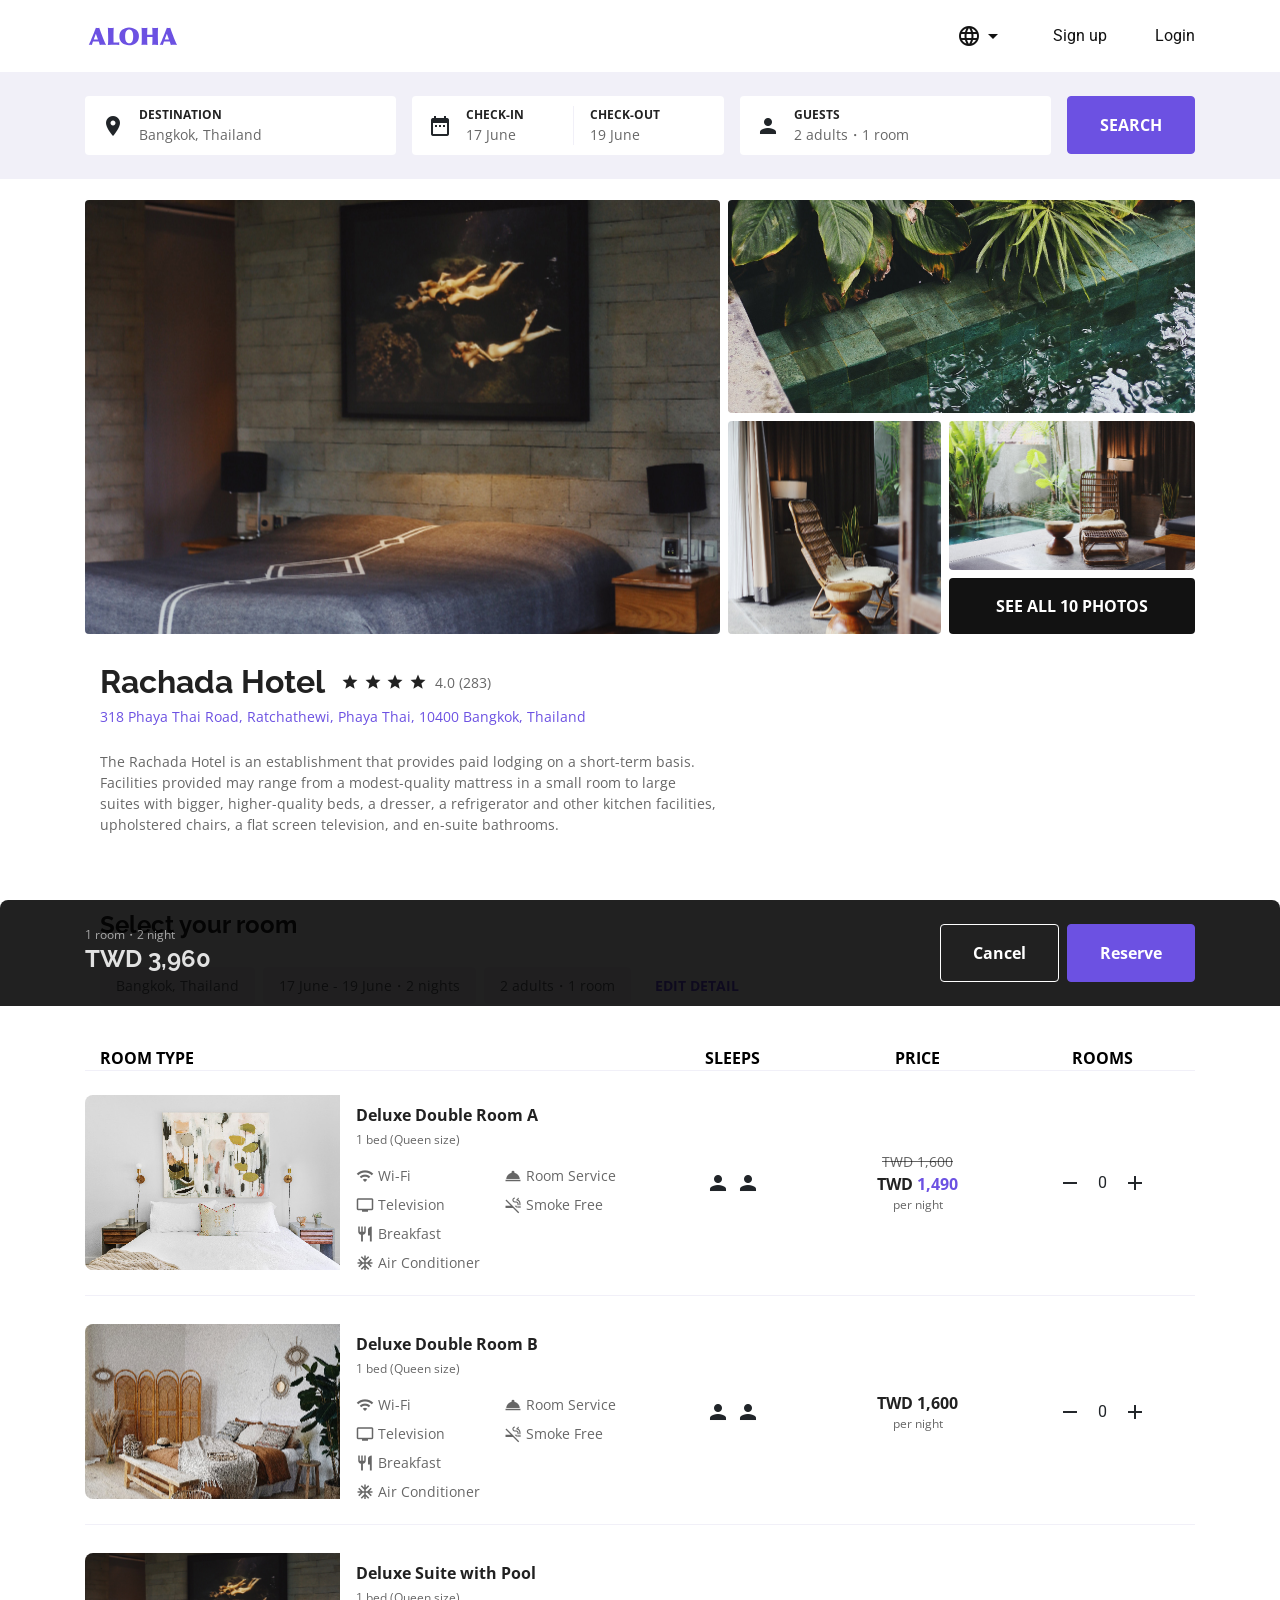
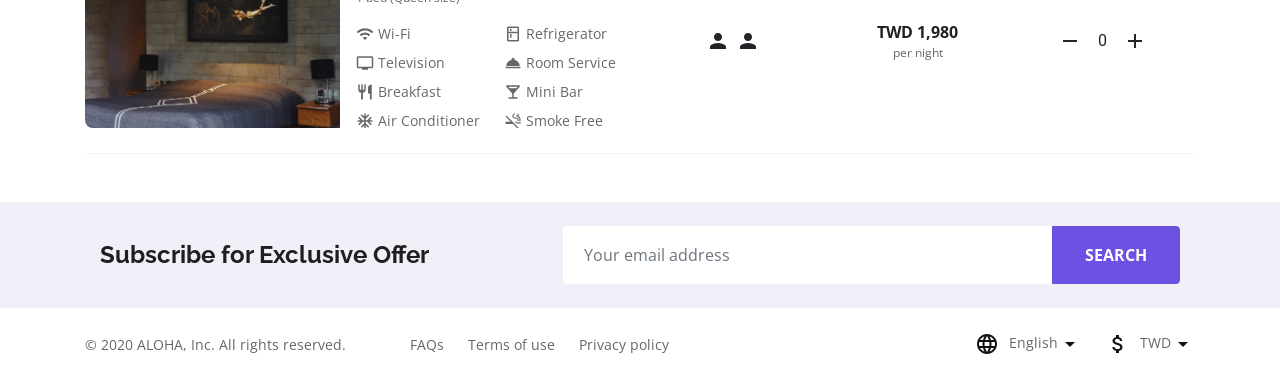
<file: detail.html>
<html>

<head>
    <meta charset='utf-8'>
    <meta name='viewport' content='width=device-width, initial-scale=1, shrink-to-fit=no'>
    <meta http-equiv='x-ua-compatible' content='ie=edge'>
    <title>Result</title>

    <!-- font-family: 'Raleway', sans-serif; -->
    <link
        href="https://fonts.googleapis.com/css2?family=Raleway:ital,wght@0,400;0,700;0,800;1,400;1,700;1,800&display=swap"
        rel="stylesheet">
    <!-- font-family: 'Open Sans', sans-serif; -->
    <link href="https://fonts.googleapis.com/css2?family=Open+Sans:ital,wght@0,400;0,700;1,400;1,700&display=swap"
        rel="stylesheet">
    <!-- font-family: 'Roboto', sans-serif; -->
    <link href="https://fonts.googleapis.com/css2?family=Roboto:ital@0;1&display=swap" rel="stylesheet">
    <!-- icon cdn-->
    <link rel="stylesheet" href="https://fonts.googleapis.com/icon?family=Material+Icons">

    <!-- CSS -->
    <link rel="stylesheet" href="style/all.css">
</head>

<body>
    <header class="layout__header">
        <div class="container">
            <div class="row">
                <a href="#" class="layout__header__hamburger material-icons">menu</a>
                <h1 class="layout__header__logo">
                    <a href="index.html">
                        <img src="./images/ic-logo-aloha.svg" alt="logo">
                    </a>
                </h1>
                <ul class="layout__header__nav">
                    <li class="layout__header__nav__item dropdown">
                        <a href="#" class="material-icons" id="header__languageBtn" data-toggle="dropdown"
                            aria-haspopup="true" aria-expanded="false">languagearrow_drop_down</a>

                        <div class="dropdown-menu" aria-labelledby="header__languageBtn">
                            <a class="dropdown-item" href="#">中文</a>
                            <a class="dropdown-item" href="#">English</a>
                            <a class="dropdown-item" href="#">日本語</a>
                        </div>
                    </li>
                    <li class="layout__header__nav__item">
                        <a href="#">
                            Sign up
                        </a>
                    </li>
                    <li class="layout__header__nav__item layout__header__nav__itemLogin">
                        <a href="login.html">
                            Login
                        </a>
                    </li>
                </ul>
            </div>
        </div>
    </header>
    <div class="layout__searchBar">
        <div class="container">
            <ul class="row layout__searchBar__xs">
                <li class="layout__searchBar__xs__item">
                    Bangkok
                </li>
                <li class="layout__searchBar__xs__item">
                    17 June - 19 June
                </li>
                <li class="layout__searchBar__xs__item">
                    2 adults・1 room
                </li>
            </ul>
            <div class="row layout__searchBar__xs forDetailHTML">
                <span class="material-icons">
                    arrow_back
                </span>
                <div class="text">
                    Bangkok・17 June - 19 June・2 adults・1 room
                </div>
            </div>
            <ul class="row layout__searchBar__md">
                <li class="layout__searchBar__md__item">
                    <a href="#">
                        <div class="material-icons">
                            location_on
                        </div>
                        <div class="main">
                            <div class="title">
                                DESTINATION
                            </div>
                            <div class="content">
                                Bangkok, Thailand
                            </div>
                        </div>
                    </a>
                </li>
                <li class="layout__searchBar__md__item">
                    <a href="#">
                        <div class="material-icons">
                            date_range
                        </div>
                        <div class="main__md">
                            <div class="title">
                                CHECK-IN / OUT
                            </div>
                            <div class="content">
                                17 June - 19 June
                            </div>
                        </div>
                        <div class="main__xl">
                            <section>
                                <div class="title">
                                    CHECK-IN
                                </div>
                                <div class="content">
                                    17 June
                                </div>
                            </section>
                            <section>
                                <div class="title">
                                    CHECK-OUT
                                </div>
                                <div class="content">
                                    19 June
                                </div>
                            </section>
                        </div>
                    </a>
                </li>
                <li class="layout__searchBar__md__item">
                    <a href="#">
                        <div class="material-icons">
                            person
                        </div>
                        <div class="main">
                            <div class="title">
                                GUESTS
                            </div>
                            <div class="content">
                                2 adults・1 room
                            </div>
                        </div>
                    </a>
                </li>
                <li class="layout__searchBar__md__itemBtn">
                    <a href="#" class="btn btn-primary">
                        SEARCH
                    </a>
                </li>
            </ul>
        </div>
    </div>
    <div class="detail__gallery container">
        <div class="detail__gallery__img1 bgimg" style="background-image: url(./images/taylor-simpson-R49Mu5jfgSk-unsplash.jpg);">
            <a href="#" class="detail__gallery__img1__previous material-icons">
                keyboard_arrow_left
            </a>
            <a href="#" class="detail__gallery__img1__next material-icons">
                keyboard_arrow_right
            </a>
        </div>
        <div class="detail__gallery__puzzleSpace1">
            <div class="detail__gallery__puzzleimg1 bgimg" style="background-image: url(./images/taylor-simpson-BRyJHPCyBlw-unsplash.jpg);"></div>
            <div class="detail__gallery__puzzleSpace2">
                <div class="detail__gallery__puzzleimg2 bgimg" style="background-image: url(./images/taylor-simpson-L-HhvkK7xrM-unsplash.jpg);"></div>
                <div class="detail__gallery__puzzleSpace3">
                    <div class="detail__gallery__puzzleimg3 bgimg" style="background-image: url(./images/taylor-simpson-Z8s3PRQVuUk-unsplash.jpg);">
                    </div>
                    <a href="#" class="detail__gallery__moreImg">SEE ALL 10 PHOTOS</a>
                </div>
            </div>
        </div>
    </div>
    <div class="detail__roomInfo container">
        <div class="row">
            <div class="detail__roomInfo__frame col-12 col-md-9 col-xl-7">
                <div class="detail__roomInfo__title">
                    Rachada Hotel
                </div>
                <div class="detail__roomInfo__review">
                    <div class="material-icons">
                        star star star star 
                    </div>
                    4.0 (283)
                </div>
                <div class="detail__roomInfo__location">
                    318 Phaya Thai Road, Ratchathewi, Phaya Thai, 10400 Bangkok, Thailand
                </div>
                <div class="detail__roomInfo__content">
                    The Rachada Hotel is an establishment that provides paid lodging on a short-term basis. Facilities provided may range from a modest-quality mattress in a small room to large suites with bigger, higher-quality beds, a dresser, a refrigerator and other kitchen facilities, upholstered chairs, a flat screen television, and en-suite bathrooms.
                </div>
            </div>
        </div>
    </div>
    <div class="detail__roomSelect container">
        <div class="row">
            <div class="col-12 detail__roomSelect__title">
                Select your room
            </div>
        </div>
        <div class="row">
            <div class="col-md-12 detail__roomSelect__nav">
                <a href="#" class="detail__roomSelect__nav__item">
                    Bangkok, Thailand
                </a>
                <a href="#" class="detail__roomSelect__nav__item">
                    17 June - 19 June・2 nights
                </a>
                <a href="#" class="detail__roomSelect__nav__item">
                    2 adults・1 room
                </a>
                <a href="#" class="detail__roomSelect__nav__edit">
                    EDIT DETAIL
                </a>
            </div>
        </div>
        <div class="row detail__roomSelect__tableHead">
            <div class="col-md-6 detail__roomSelect__tableHead__roomType">
                ROOM TYPE
            </div>
            <div class="col-md-2 detail__roomSelect__tableHead__sleeps">
                SLEEPS
            </div>
            <div class="col-md-2 detail__roomSelect__tableHead__price">
                PRICE
            </div>
            <div class="col-md-2 detail__roomSelect__tableHead__rooms">
                ROOMS
            </div>
        </div>
        <div class="row detail__roomSelect__tableBody">
            <div class="col-12 col-md-6">
                <div class="detail__roomSelect__tableBody__roomType">
                    <div class="bg bgimg" style="background-image: url(./images/shop-slo-qyNvQT4sf80-unsplash.jpg);"></div>
                <div class="main">
                    <div class="main__title">
                        Deluxe Double Room A
                    </div>
                    <div class="main__remark">
                        1 bed (Queen size)
                    </div>
                    <ul class="main__iconList">
                        <li class="main__iconList__item">
                            <span class="material-icons">
                                wifi
                            </span>
                            <span class="text">
                                Wi-Fi
                            </span>
                        </li>
                        <li class="main__iconList__item">
                            <span class="material-icons">
                                tv
                            </span>
                            <span class="text">
                                Television
                            </span>
                        </li>
                        <li class="main__iconList__item">
                            <span class="material-icons">
                                restaurant
                            </span>
                            <span class="text">
                                Breakfast
                            </span>
                        </li>
                        <li class="main__iconList__item">
                            <span class="material-icons">
                                ac_unit
                            </span>
                            <span class="text">
                                Air Conditioner
                            </span>
                        </li>
                        <li class="main__iconList__item">
                            <span class="material-icons">
                                room_service
                            </span>
                            <span class="text">
                                Room Service
                            </span>
                        </li>
                        <li class="main__iconList__item">
                            <span class="material-icons">
                                smoke_free
                            </span>
                            <span class="text">
                                Smoke Free
                            </span>
                        </li>
                    </ul>
                    <div class="main__personXS material-icons">
                        person person
                    </div>
                </div>
                <div class="footerXS">
                    <div class="footerXS__roomsBlock">
                        <a href="#" class="minus material-icons" onclick="showDetail__reserveBar()">remove</a>
                        <span class="text">
                            0
                        </span>
                        <a href="#" class="add material-icons" onclick="showDetail__reserveBar()">add</a>
                    </div>
                    <div class="footerXS__priceBlock">
                        <span class="price__original">
                            TWD 1,600
                        </span>
                        <span class="price">
                            TWD 
                            <span class="price--onsale">
                                1,490
                            </span>
                        </span>
                    </div>
                </div>
                </div>
            </div>
            <div class="col-md-2 detail__roomSelect__tableBody__sleeps">
                <div class="personMD material-icons">
                    person person
                </div>
            </div>
            <div class="col-md-2 detail__roomSelect__tableBody__price">
                <div class="price__original">
                    TWD 1,600
                </div>
                <div class="price">
                    TWD 
                    <span class="price--onsale">
                        1,490
                    </span>
                </div>
                <div class="remark">
                    per night
                </div>
            </div>
            <div class="col-md-2 detail__roomSelect__tableBody__rooms">
                <a href="#" class="minus material-icons" onclick="showDetail__reserveBar()">
                    remove
                </a>
                <div class="number">
                    0
                </div>
                <a href="#" class="add material-icons" onclick="showDetail__reserveBar()">
                    add
                </a>
            </div>
        </div>
        <div class="row detail__roomSelect__tableBody">
            <div class="col-12 col-md-6">
                <div class="detail__roomSelect__tableBody__roomType">
                    <div class="bg bgimg" style="background-image: url(./images/shche_-team-PFi1uWHh2dQ-unsplash.jpg);"></div>
                <div class="main">
                    <div class="main__title">
                        Deluxe Double Room B
                    </div>
                    <div class="main__remark">
                        1 bed (Queen size)
                    </div>
                    <ul class="main__iconList">
                        <li class="main__iconList__item">
                            <span class="material-icons">
                                wifi
                            </span>
                            <span class="text">
                                Wi-Fi
                            </span>
                        </li>
                        <li class="main__iconList__item">
                            <span class="material-icons">
                                tv
                            </span>
                            <span class="text">
                                Television
                            </span>
                        </li>
                        <li class="main__iconList__item">
                            <span class="material-icons">
                                restaurant
                            </span>
                            <span class="text">
                                Breakfast
                            </span>
                        </li>
                        <li class="main__iconList__item">
                            <span class="material-icons">
                                ac_unit
                            </span>
                            <span class="text">
                                Air Conditioner
                            </span>
                        </li>
                        <li class="main__iconList__item">
                            <span class="material-icons">
                                room_service
                            </span>
                            <span class="text">
                                Room Service
                            </span>
                        </li>
                        <li class="main__iconList__item">
                            <span class="material-icons">
                                smoke_free
                            </span>
                            <span class="text">
                                Smoke Free
                            </span>
                        </li>
                    </ul>
                    <div class="main__personXS material-icons">
                        person person
                    </div>
                </div>
                <div class="footerXS">
                    <div class="footerXS__roomsBlock">
                        <a href="#" class="minus material-icons" onclick="showDetail__reserveBar()">remove</a>
                        <span class="text">
                            0
                        </span>
                        <a href="#" class="add material-icons" onclick="showDetail__reserveBar()">add</a>
                    </div>
                    <div class="footerXS__priceBlock">
                        <span class="price__original">
                            
                        </span>
                        <span class="price">
                            TWD 1,600
                            <span class="price--onsale">
                                
                            </span>
                        </span>
                    </div>
                </div>
                </div>
            </div>
            <div class="col-md-2 detail__roomSelect__tableBody__sleeps">
                <div class="personMD material-icons">
                    person person
                </div>
            </div>
            <div class="col-md-2 detail__roomSelect__tableBody__price">
                <div class="price__original">
                    
                </div>
                <div class="price">
                    TWD 1,600 
                    <span class="price--onsale">
                        
                    </span>
                </div>
                <div class="remark">
                    per night
                </div>
            </div>
            <div class="col-md-2 detail__roomSelect__tableBody__rooms">
                <a href="#" class="minus material-icons" onclick="showDetail__reserveBar()">
                    remove
                </a>
                <div class="number">
                    0
                </div>
                <a href="#" class="add material-icons" onclick="showDetail__reserveBar()">
                    add
                </a>
            </div>
        </div>
        <div class="row detail__roomSelect__tableBody">
            <div class="col-12 col-md-6">
                <div class="detail__roomSelect__tableBody__roomType">
                    <div class="bg bgimg" style="background-image: url(./images/taylor-simpson-R49Mu5jfgSk-unsplash.jpg);"></div>
                <div class="main">
                    <div class="main__title">
                        Deluxe Suite with Pool
                    </div>
                    <div class="main__remark">
                        1 bed (Queen size)
                    </div>
                    <ul class="main__iconList">
                        <li class="main__iconList__item">
                            <span class="material-icons">
                                wifi
                            </span>
                            <span class="text">
                                Wi-Fi
                            </span>
                        </li>
                        <li class="main__iconList__item">
                            <span class="material-icons">
                                tv
                            </span>
                            <span class="text">
                                Television
                            </span>
                        </li>
                        <li class="main__iconList__item">
                            <span class="material-icons">
                                restaurant
                            </span>
                            <span class="text">
                                Breakfast
                            </span>
                        </li>
                        <li class="main__iconList__item">
                            <span class="material-icons">
                                ac_unit
                            </span>
                            <span class="text">
                                Air Conditioner
                            </span>
                        </li>
                        <li class="main__iconList__item">
                            <span class="material-icons">
                                kitchen
                            </span>
                            <span class="text">
                                Refrigerator
                            </span>
                        </li>
                        <li class="main__iconList__item">
                            <span class="material-icons">
                                room_service
                            </span>
                            <span class="text">
                                Room Service
                            </span>
                        </li>
                        <li class="main__iconList__item">
                            <span class="material-icons">
                                local_bar
                            </span>
                            <span class="text">
                                Mini Bar
                            </span>
                        </li>
                        <li class="main__iconList__item">
                            <span class="material-icons">
                                smoke_free
                            </span>
                            <span class="text">
                                Smoke Free
                            </span>
                        </li>
                    </ul>
                    <div class="main__personXS material-icons">
                        person person
                    </div>
                </div>
                <div class="footerXS">
                    <div class="footerXS__roomsBlock">
                        <a href="#" class="minus material-icons" onclick="showDetail__reserveBar()">remove</a>
                        <span class="text">
                            0
                        </span>
                        <a href="#" class="add material-icons" onclick="showDetail__reserveBar()">add</a>
                    </div>
                    <div class="footerXS__priceBlock">
                        <span class="price__original">
                            
                        </span>
                        <span class="price">
                            TWD 1,980
                            <span class="price--onsale">
                                
                            </span>
                        </span>
                    </div>
                </div>
                </div>
            </div>
            <div class="col-md-2 detail__roomSelect__tableBody__sleeps">
                <div class="personMD material-icons">
                    person person
                </div>
            </div>
            <div class="col-md-2 detail__roomSelect__tableBody__price">
                <div class="price__original">
                    
                </div>
                <div class="price">
                    TWD 1,980
                    <span class="price--onsale">
                        
                    </span>
                </div>
                <div class="remark">
                    per night
                </div>
            </div>
            <div class="col-md-2 detail__roomSelect__tableBody__rooms">
                <a href="#" class="minus material-icons" onclick="showDetail__reserveBar()">
                    remove
                </a>
                <div class="number">
                    0
                </div>
                <a href="#" class="add material-icons" onclick="showDetail__reserveBar()">
                    add
                </a>
            </div>
        </div>
    </div>
    <div class="detail__reserveBar">
        <div class="container">
            <div class="row">
                <div class="detail__reserveBar__text">
                    <div class="remark">
                        1 room・2 night
                    </div>
                    <div class="title">
                        TWD 3,960
                    </div>
                </div>
                <div class="detail__reserveBar__btnList">
                    <a href="#" class="detail__reserveBar__btnList__btn btn btn-outline-white" onclick="showDetail__reserveBar()">
                        Cancel
                    </a>
                    <a href="reserve.html" class="detail__reserveBar__btnList__btn btn btn-primary">
                        Reserve
                    </a>
                </div>
            </div>
        </div>
    </div>
    <div class="layout__subscribe">
        <div class="container">
            <div class="row">
                <div class="col-12 col-md-4 col-xl-5 layout__subscribe__title">
                    Subscribe for Exclusive Offer
                </div>
                <div class="col-12 col-md-8 col-xl-7 layout__subscribe__search__input input-group">
                    <input type="email" class="inputBox form-control" placeholder="Your email address">
                    <div class="input-group-append">
                        <a href="#" class="inputBtn btn btn-primary">SEARCH</a>
                    </div>
                </div>
            </div>
        </div>
    </div>
    <footer class="layout__footer container">
        <ul class="layout__footer__list">
            <li class="layout__footer__list__item">
                <a href="#">
                    FAQs
                </a>
            </li>
            <li class="layout__footer__list__item">
                <a href="#">
                    Terms of use
                </a>
            </li>
            <li class="layout__footer__list__item">
                <a href="#">
                    Privacy policy
                </a>
            </li>
        </ul>
        <div class="layout__footer__copyright">
            © 2020 ALOHA, Inc. All rights reserved.
        </div>
        <ul class="layout__footer__dropupList">
            <li class="layout__footer__dropupList__item btn-group dropup">
                <a href="#" class="dropupBtn" id="footer__languageBtn" data-toggle="dropdown" aria-haspopup="true"
                    aria-expanded="false">
                    <span class="material-icons">language</span>
                    <span class="text">English</span>
                    <span class="material-icons">arrow_drop_down</span>
                </a>
                <div class="dropdown-menu" aria-labelledby="footer__languageBtn">
                    <a class="dropdown-item" href="#">中文</a>
                    <a class="dropdown-item" href="#">English</a>
                    <a class="dropdown-item" href="#">日本語</a>
                </div>
            </li>
            <li class="layout__footer__dropupList__item btn-group dropup">
                <a href="#" class="dropupBtn" id="footer__currencyBtn" data-toggle="dropdown" aria-haspopup="true"
                    aria-expanded="false">
                    <span class="material-icons">attach_money</span>
                    <span class="text">TWD</span>
                    <span class="material-icons">arrow_drop_down</span>
                </a>
                <div class="dropdown-menu" aria-labelledby="footer__currencyBtn">
                    <a class="dropdown-item" href="#">TWD</a>
                    <a class="dropdown-item" href="#">USD</a>
                    <a class="dropdown-item" href="#">JPY</a>
                </div>
            </li>
        </ul>
    </footer>





    <!-- BS4 -->
    <section>
        <script src="https://code.jquery.com/jquery-3.5.1.slim.min.js"
            integrity="sha384-DfXdz2htPH0lsSSs5nCTpuj/zy4C+OGpamoFVy38MVBnE+IbbVYUew+OrCXaRkfj"
            crossorigin="anonymous"></script>
        <script src="https://cdn.jsdelivr.net/npm/popper.js@1.16.0/dist/umd/popper.min.js"
            integrity="sha384-Q6E9RHvbIyZFJoft+2mJbHaEWldlvI9IOYy5n3zV9zzTtmI3UksdQRVvoxMfooAo"
            crossorigin="anonymous"></script>
        <script src="https://stackpath.bootstrapcdn.com/bootstrap/4.5.0/js/bootstrap.min.js"
            integrity="sha384-OgVRvuATP1z7JjHLkuOU7Xw704+h835Lr+6QL9UvYjZE3Ipu6Tp75j7Bh/kR0JKI"
            crossorigin="anonymous"></script>
    </section>
    <!-- js -->
    <section>
        <script src="./js/all.js"></script>
        <script src="./js/detail.js"></script>
    </section>

</body>

</html>
</file>
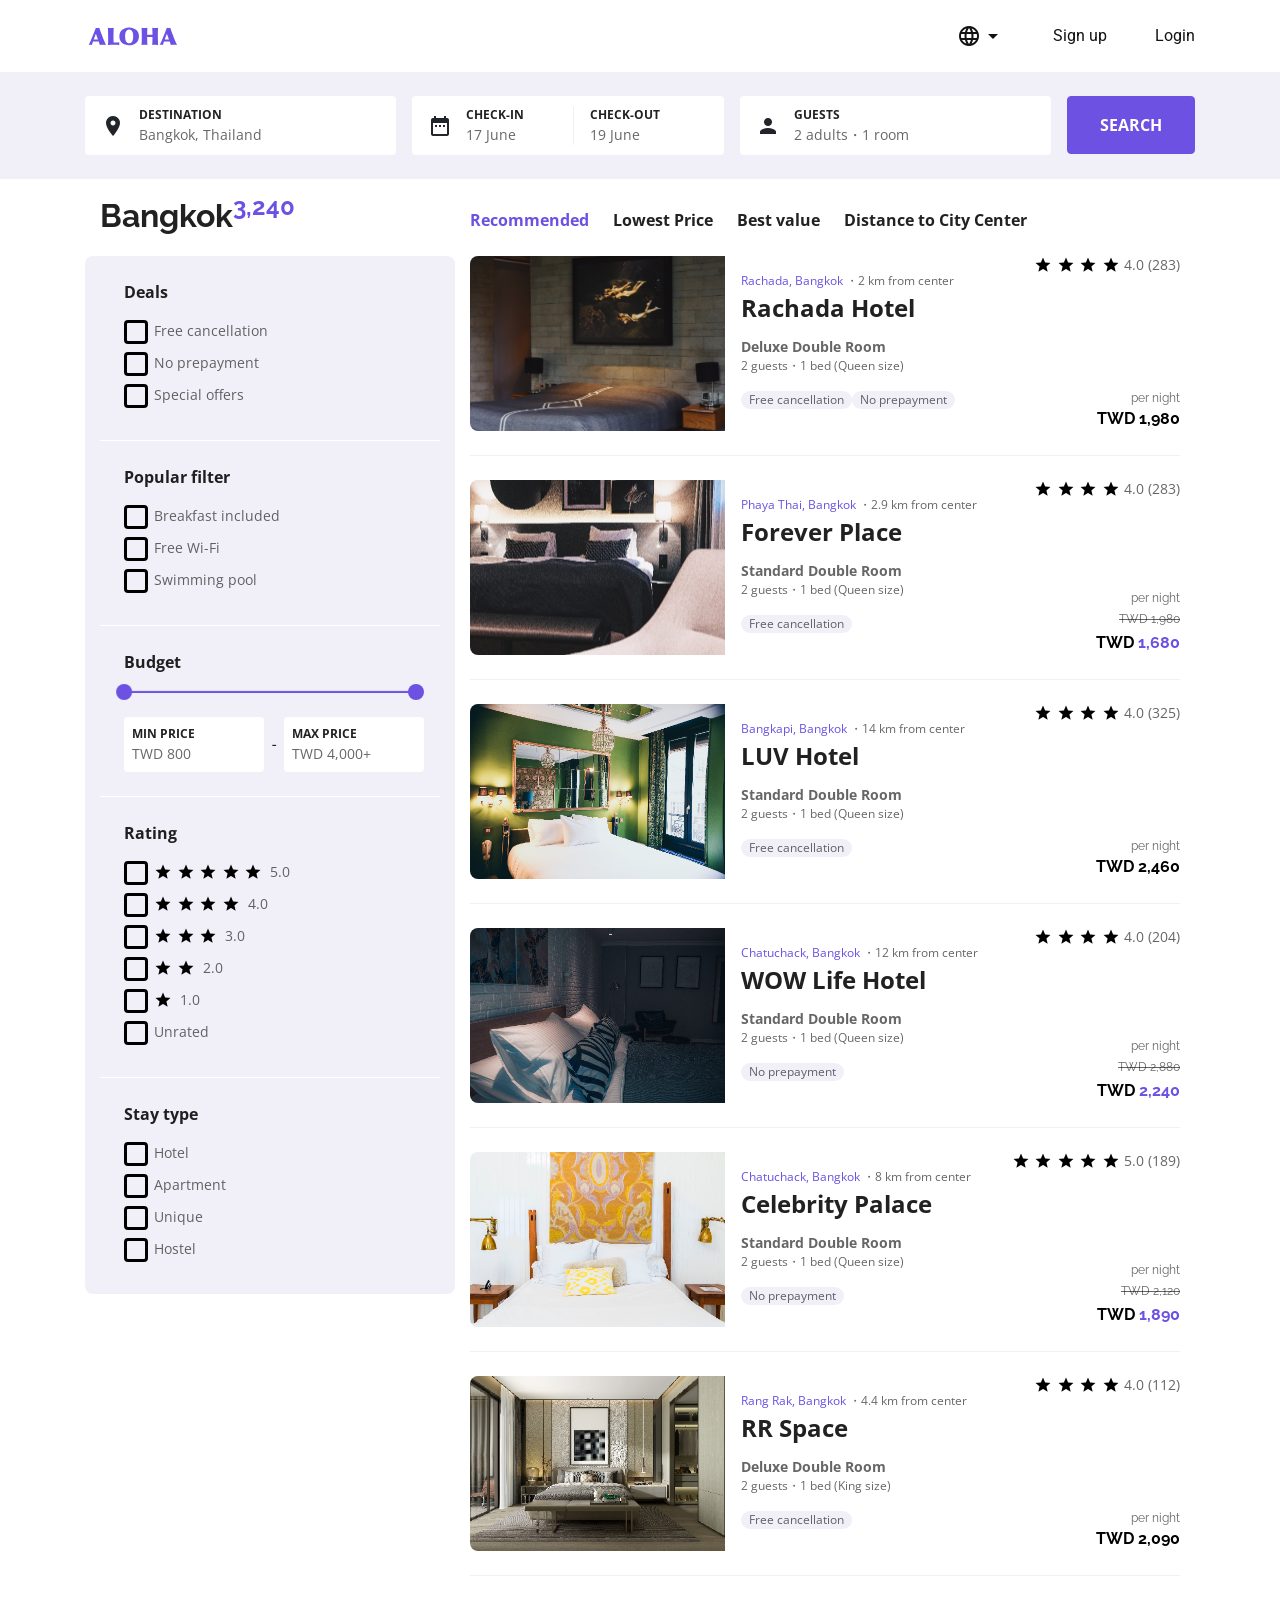
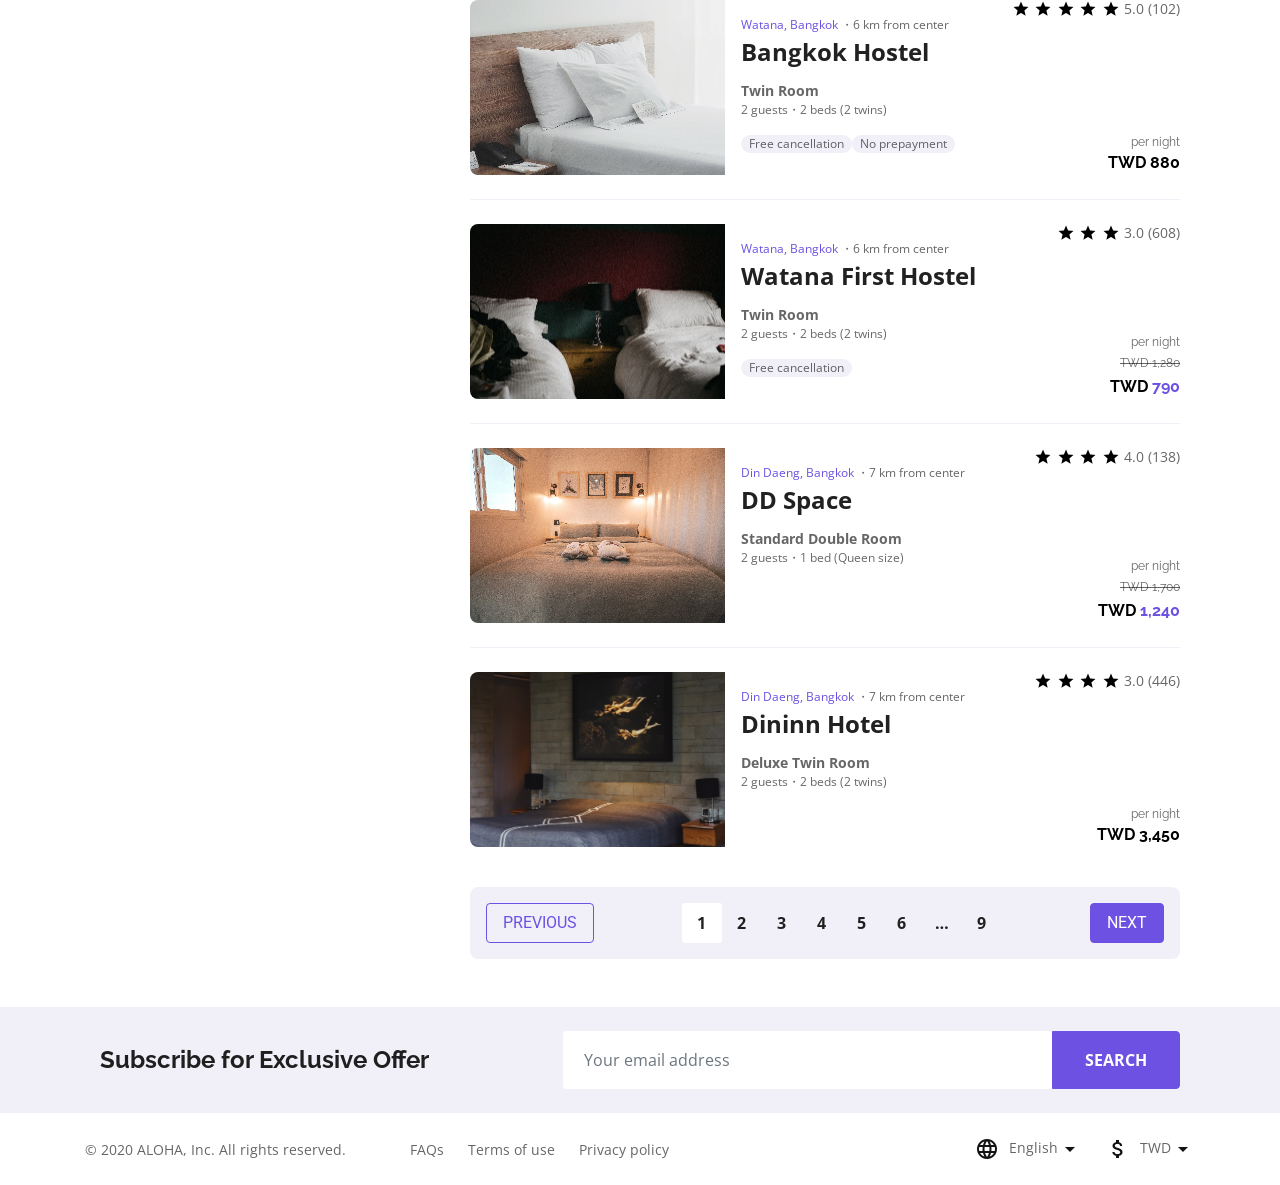
<file: result.html>
<html>

<head>
    <meta charset='utf-8'>
    <meta name='viewport' content='width=device-width, initial-scale=1, shrink-to-fit=no'>
    <meta http-equiv='x-ua-compatible' content='ie=edge'>
    <title>Result</title>

    <!-- font-family: 'Raleway', sans-serif; -->
    <link
        href="https://fonts.googleapis.com/css2?family=Raleway:ital,wght@0,400;0,700;0,800;1,400;1,700;1,800&display=swap"
        rel="stylesheet">
    <!-- font-family: 'Open Sans', sans-serif; -->
    <link href="https://fonts.googleapis.com/css2?family=Open+Sans:ital,wght@0,400;0,700;1,400;1,700&display=swap"
        rel="stylesheet">
    <!-- font-family: 'Roboto', sans-serif; -->
    <link href="https://fonts.googleapis.com/css2?family=Roboto:ital@0;1&display=swap" rel="stylesheet">
    <!-- icon cdn-->
    <link rel="stylesheet" href="https://fonts.googleapis.com/icon?family=Material+Icons">
    <!-- range slider -->
    <link rel="stylesheet" href="style/nouislider.css">

    <!-- CSS -->
    <link rel="stylesheet" href="style/all.css">
</head>

<body>
    <header class="layout__header">
        <div class="container">
            <div class="row">
                <a href="#" class="layout__header__hamburger material-icons">menu</a>
                <h1 class="layout__header__logo">
                    <a href="index.html">
                        <img src="./images/ic-logo-aloha.svg" alt="logo">
                    </a>
                </h1>
                <ul class="layout__header__nav">
                    <li class="layout__header__nav__item dropdown">
                        <a href="#" class="material-icons" id="header__languageBtn" data-toggle="dropdown"
                            aria-haspopup="true" aria-expanded="false">languagearrow_drop_down</a>

                        <div class="dropdown-menu" aria-labelledby="header__languageBtn">
                            <a class="dropdown-item" href="#">中文</a>
                            <a class="dropdown-item" href="#">English</a>
                            <a class="dropdown-item" href="#">日本語</a>
                        </div>
                    </li>
                    <li class="layout__header__nav__item">
                        <a href="#">
                            Sign up
                        </a>
                    </li>
                    <li class="layout__header__nav__item layout__header__nav__itemLogin">
                        <a href="login.html">
                            Login
                        </a>
                    </li>
                </ul>
            </div>
        </div>
    </header>
    <div class="layout__searchBar">
        <div class="container">
            <ul class="row layout__searchBar__xs">
                <li class="layout__searchBar__xs__item">
                    Bangkok
                </li>
                <li class="layout__searchBar__xs__item">
                    17 June - 19 June
                </li>
                <li class="layout__searchBar__xs__item">
                    2 adults・1 room
                </li>
            </ul>
            <ul class="row layout__searchBar__md">
                <li class="layout__searchBar__md__item">
                    <a href="#">
                        <div class="material-icons">
                            location_on
                        </div>
                        <div class="main">
                            <div class="title">
                                DESTINATION
                            </div>
                            <div class="content">
                                Bangkok, Thailand
                            </div>
                        </div>
                    </a>
                </li>
                <li class="layout__searchBar__md__item">
                    <a href="#">
                        <div class="material-icons">
                            date_range
                        </div>
                        <div class="main__md">
                            <div class="title">
                                CHECK-IN / OUT
                            </div>
                            <div class="content">
                                17 June - 19 June
                            </div>
                        </div>
                        <div class="main__xl">
                            <section>
                                <div class="title">
                                    CHECK-IN
                                </div>
                                <div class="content">
                                    17 June
                                </div>
                            </section>
                            <section>
                                <div class="title">
                                    CHECK-OUT
                                </div>
                                <div class="content">
                                    19 June
                                </div>
                            </section>
                        </div>
                    </a>
                </li>
                <li class="layout__searchBar__md__item">
                    <a href="#">
                        <div class="material-icons">
                            person
                        </div>
                        <div class="main">
                            <div class="title">
                                GUESTS
                            </div>
                            <div class="content">
                                2 adults・1 room
                            </div>
                        </div>
                    </a>
                </li>
                <li class="layout__searchBar__md__itemBtn">
                    <a href="#" class="btn btn-primary">
                        SEARCH
                    </a>
                </li>
            </ul>
        </div>
    </div>
    <div class="result__titleBar container">
        <div class="row">
            <div class="col-12 col-md-4 result__titleBar__title">
                Bangkok<sup>3,240</sup>
            </div>
            <ul class="col-XS-8 result__titleBar__sortXS">
                <li class="result__titleBar__sortXS__item result__titleBar__sortXS__item--active">
                    <a href="#">
                        Recommended
                    </a>
                </li>
                <li class="result__titleBar__sortXS__item">
                    <a href="#">
                        Lowest Price
                    </a>
                </li>
                <li class="result__titleBar__sortXS__item">
                    <a href="#">
                        Best value
                    </a>
                </li>
                <li class="result__titleBar__sortXS__item">
                    <a href="#">
                        Distance to City Center
                    </a>
                </li>
            </ul>
            <ul class="col-md-8 result__titleBar__sortMD">
                <li class="result__titleBar__sortMD__item result__titleBar__sortMD__item--active">
                    <a href="#">
                        Recommended
                    </a>
                </li>
                <li class="result__titleBar__sortMD__item">
                    <a href="#">
                        Lowest Price
                    </a>
                </li>
                <li class="result__titleBar__sortMD__item">
                    <a href="#">
                        Best value
                    </a>
                </li>
                <li class="result__titleBar__sortMD__item">
                    <a href="#">
                        Distance to City Center
                    </a>
                </li>
            </ul>
            <div class="col-12 result__titleBar__btnBarXS">
                <a class="result__titleBar__btnBarXS__btn" href="#" data-toggle="modal" data-target="#bodyFilterXS">
                    <section>
                        <span class="material-icons">
                            filter_list
                        </span>
                        FILTER
                    </section>
                </a>
                <a class="result__titleBar__btnBarXS__btn" href="#" onclick="showResult__titleBar__sortXS()">
                    <section>
                        <span class="material-icons">
                            sort
                        </span>
                        SORT
                    </section>
                </a>
            </div>
        </div>
    </div>
    <div class="result__body container">
        <div class="row">
            <!-- Modal -->
            <div class="modal fade result__body__filterXS" id="bodyFilterXS" tabindex="-1" role="dialog"
                aria-hidden="true">
                <div class="modal-dialog">
                    <div class="modal-content">
                        <div class="modal-header">
                            <div class="modal-title"> <span class="material-icons">filter_list</span> FILTER</div>
                            <button type="button" class="close" data-dismiss="modal" aria-label="Close">
                                <span class="material-icons" aria-hidden="true">close</span>
                            </button>
                        </div>
                        <div class="modal-body result__body__filterXS__body">
                            <div class="result__body__filterXS__block">
                                <div class="title">Deals</div>
                                <div class="custom-control custom-checkbox">
                                    <input type="checkbox" class="custom-control-input" id="filterXS__freeCancellation">
                                    <label class="custom-control-label" for="filterXS__freeCancellation">Free
                                        cancellation</label>
                                </div>
                                <div class="custom-control custom-checkbox">
                                    <input type="checkbox" class="custom-control-input" id="filterXS__noPrepayment">
                                    <label class="custom-control-label" for="filterXS__noPrepayment">No
                                        prepayment</label>
                                </div>
                                <div class="custom-control custom-checkbox">
                                    <input type="checkbox" class="custom-control-input" id="filterXS__specialOffers">
                                    <label class="custom-control-label" for="filterXS__specialOffers">Special
                                        offers</label>
                                </div>
                            </div>
                            <div class="result__body__filterXS__block">
                                <div class="title">Popular filter</div>
                                <div class="custom-control custom-checkbox">
                                    <input type="checkbox" class="custom-control-input" id="filterXS__breakfast">
                                    <label class="custom-control-label" for="filterXS__breakfast">Breakfast
                                        included</label>
                                </div>
                                <div class="custom-control custom-checkbox">
                                    <input type="checkbox" class="custom-control-input" id="filterXS__wifi">
                                    <label class="custom-control-label" for="filterXS__wifi">Free Wi-Fi</label>
                                </div>
                                <div class="custom-control custom-checkbox">
                                    <input type="checkbox" class="custom-control-input" id="filterXS__pool">
                                    <label class="custom-control-label" for="filterXS__pool">Swimming pool</label>
                                </div>
                            </div>
                            <div class="result__body__filterXS__block">
                                <div class="title">Budget</div>
                                <div class="slider-handles"></div>
                                <div class="sliderNumber">
                                    <div class="sliderNumber__block sliderNumber__min">
                                        <div class="sliderNumber__block__title">
                                            MIN PRICE
                                        </div>
                                        <input type="text" value="TWD 800">
                                    </div>
                                    <div class="sliderNumber__space">
                                        <span class="forXL">-</span>
                                    </div>
                                    <div class="sliderNumber__block sliderNumber__max">
                                        <div class="sliderNumber__block__title">
                                            MAX PRICE
                                        </div>
                                        <input type="text" value="TWD 4,000+">
                                    </div>
                                </div>
                            </div>
                            <div class="result__body__filterXS__block">
                                <div class="title">Rating</div>
                                <div class="custom-control custom-checkbox">
                                    <input type="checkbox" class="custom-control-input" id="filterXS__5star">
                                    <label class="custom-control-label" for="filterXS__5star"> <span
                                            class="material-icons">star
                                            star star star star</span> 5.0</label>
                                </div>
                                <div class="custom-control custom-checkbox">
                                    <input type="checkbox" class="custom-control-input" id="filterXS__4star">
                                    <label class="custom-control-label" for="filterXS__4star"> <span
                                            class="material-icons">star
                                            star star star</span> 4.0</label>
                                </div>
                                <div class="custom-control custom-checkbox">
                                    <input type="checkbox" class="custom-control-input" id="filterXS__3star">
                                    <label class="custom-control-label" for="filterXS__3star"> <span
                                            class="material-icons">star
                                            star star</span> 3.0</label>
                                </div>
                                <div class="custom-control custom-checkbox">
                                    <input type="checkbox" class="custom-control-input" id="filterXS__2star">
                                    <label class="custom-control-label" for="filterXS__2star"> <span
                                            class="material-icons">star
                                            star</span> 2.0</label>
                                </div>
                                <div class="custom-control custom-checkbox">
                                    <input type="checkbox" class="custom-control-input" id="filterXS__1star">
                                    <label class="custom-control-label" for="filterXS__1star"> <span
                                            class="material-icons">star</span> 1.0</label>
                                </div>
                                <div class="custom-control custom-checkbox">
                                    <input type="checkbox" class="custom-control-input" id="filterXS__unRated">
                                    <label class="custom-control-label" for="filterXS__unRated">Unrated</label>
                                </div>
                            </div>
                            <div class="result__body__filterXS__block">
                                <div class="title">Stay type</div>
                                <div class="custom-control custom-checkbox">
                                    <input type="checkbox" class="custom-control-input" id="filterXS__hotel">
                                    <label class="custom-control-label" for="filterXS__hotel">Hotel</label>
                                </div>
                                <div class="custom-control custom-checkbox">
                                    <input type="checkbox" class="custom-control-input" id="filterXS__apartment">
                                    <label class="custom-control-label" for="filterXS__apartment">Apartment</label>
                                </div>
                                <div class="custom-control custom-checkbox">
                                    <input type="checkbox" class="custom-control-input" id="filterXS__unique">
                                    <label class="custom-control-label" for="filterXS__unique">Unique</label>
                                </div>
                                <div class="custom-control custom-checkbox">
                                    <input type="checkbox" class="custom-control-input" id="filterXS__hostel">
                                    <label class="custom-control-label" for="filterXS__hostel">Hostel</label>
                                </div>
                            </div>
                        </div>
                        <div class="modal-footer">
                            <div class="modal-footer__title">Find 1,245 results</div>
                            <div class="modal-footer__body">
                                <button type="button" class="btn btn-outline-white" data-dismiss="modal">CLEAR</button>
                                <button type="button" class="btn btn-primary">FILTER</button>
                            </div>
                        </div>
                    </div>
                </div>
            </div>
            <div class="col-md-4 result__body__filterMD">
                <div class="result__body__filterMD__block">
                    <div class="title">Deals</div>
                    <div class="custom-control custom-checkbox">
                        <input type="checkbox" class="custom-control-input" id="filterMD__freeCancellation">
                        <label class="custom-control-label" for="filterMD__freeCancellation">Free cancellation</label>
                    </div>
                    <div class="custom-control custom-checkbox">
                        <input type="checkbox" class="custom-control-input" id="filterMD__noPrepayment">
                        <label class="custom-control-label" for="filterMD__noPrepayment">No prepayment</label>
                    </div>
                    <div class="custom-control custom-checkbox">
                        <input type="checkbox" class="custom-control-input" id="filterMD__specialOffers">
                        <label class="custom-control-label" for="filterMD__specialOffers">Special offers</label>
                    </div>
                </div>
                <div class="result__body__filterMD__block">
                    <div class="title">Popular filter</div>
                    <div class="custom-control custom-checkbox">
                        <input type="checkbox" class="custom-control-input" id="filterMD__breakfast">
                        <label class="custom-control-label" for="filterMD__breakfast">Breakfast included</label>
                    </div>
                    <div class="custom-control custom-checkbox">
                        <input type="checkbox" class="custom-control-input" id="filterMD__wifi">
                        <label class="custom-control-label" for="filterMD__wifi">Free Wi-Fi</label>
                    </div>
                    <div class="custom-control custom-checkbox">
                        <input type="checkbox" class="custom-control-input" id="filterMD__pool">
                        <label class="custom-control-label" for="filterMD__pool">Swimming pool</label>
                    </div>
                </div>
                <div class="result__body__filterMD__block">
                    <div class="title">Budget</div>
                    <div class="slider-handles"></div>
                    <div class="sliderNumber">
                        <div class="sliderNumber__block sliderNumber__min">
                            <div class="sliderNumber__block__title">
                                MIN PRICE
                            </div>
                            <input type="text" value="TWD 800">
                        </div>
                        <div class="sliderNumber__space">
                            <span class="forXL">-</span>
                        </div>
                        <div class="sliderNumber__block sliderNumber__max">
                            <div class="sliderNumber__block__title">
                                MAX PRICE
                            </div>
                            <input type="text" value="TWD 4,000+">
                        </div>
                    </div>
                </div>
                <div class="result__body__filterMD__block">
                    <div class="title">Rating</div>
                    <div class="custom-control custom-checkbox">
                        <input type="checkbox" class="custom-control-input" id="filterMD__5star">
                        <label class="custom-control-label" for="filterMD__5star"> <span class="material-icons">star
                                star star star star</span> 5.0</label>
                    </div>
                    <div class="custom-control custom-checkbox">
                        <input type="checkbox" class="custom-control-input" id="filterMD__4star">
                        <label class="custom-control-label" for="filterMD__4star"> <span class="material-icons">star
                                star star star</span> 4.0</label>
                    </div>
                    <div class="custom-control custom-checkbox">
                        <input type="checkbox" class="custom-control-input" id="filterMD__3star">
                        <label class="custom-control-label" for="filterMD__3star"> <span class="material-icons">star
                                star star</span> 3.0</label>
                    </div>
                    <div class="custom-control custom-checkbox">
                        <input type="checkbox" class="custom-control-input" id="filterMD__2star">
                        <label class="custom-control-label" for="filterMD__2star"> <span class="material-icons">star
                                star</span> 2.0</label>
                    </div>
                    <div class="custom-control custom-checkbox">
                        <input type="checkbox" class="custom-control-input" id="filterMD__1star">
                        <label class="custom-control-label" for="filterMD__1star"> <span
                                class="material-icons">star</span> 1.0</label>
                    </div>
                    <div class="custom-control custom-checkbox">
                        <input type="checkbox" class="custom-control-input" id="filterMD__unRated">
                        <label class="custom-control-label" for="filterMD__unRated">Unrated</label>
                    </div>
                </div>
                <div class="result__body__filterMD__block">
                    <div class="title">Stay type</div>
                    <div class="custom-control custom-checkbox">
                        <input type="checkbox" class="custom-control-input" id="filterMD__hotel">
                        <label class="custom-control-label" for="filterMD__hotel">Hotel</label>
                    </div>
                    <div class="custom-control custom-checkbox">
                        <input type="checkbox" class="custom-control-input" id="filterMD__apartment">
                        <label class="custom-control-label" for="filterMD__apartment">Apartment</label>
                    </div>
                    <div class="custom-control custom-checkbox">
                        <input type="checkbox" class="custom-control-input" id="filterMD__unique">
                        <label class="custom-control-label" for="filterMD__unique">Unique</label>
                    </div>
                    <div class="custom-control custom-checkbox">
                        <input type="checkbox" class="custom-control-input" id="filterMD__hostel">
                        <label class="custom-control-label" for="filterMD__hostel">Hostel</label>
                    </div>
                </div>
            </div>
            <div class="col-md-8 result__body__roomList">
                <ul>
                    <li class="result__body__roomList__item">
                        <a href="detail.html">
                            <div class="frame">
                                <div class="bg bgimg"
                                    style="background-image: url(./images/taylor-simpson-R49Mu5jfgSk-unsplash.jpg);">
                                </div>
                                <div class="main">
                                    <div class="location">
                                        Rachada, Bangkok
                                        <span class="fromCenter">
                                            ・2 km from center
                                        </span>
                                    </div>
                                    <div class="title">
                                        Rachada Hotel
                                    </div>
                                    <div class="score">
                                        <span class="material-icons">
                                            star star star star
                                        </span>
                                        4.0 (283)
                                    </div>
                                    <div class="room">
                                        Deluxe Double Room
                                    </div>
                                    <div class="remark">
                                        2 guests・1 bed (Queen size)
                                    </div>
                                    <ul class="tagList">
                                        <li class="tagList__item">
                                            Free cancellation
                                        </li>
                                        <li class="tagList__item">
                                            No prepayment
                                        </li>
                                    </ul>
                                    <div class="price">
                                        <div class="price__remark">
                                            per night
                                        </div>
                                        <div class="price__original">
                                            0
                                        </div>
                                        TWD <span class="price__onsale">1,980</span>
                                    </div>
                                </div>
                            </div>
                        </a>
                    </li>
                    <li class="result__body__roomList__item result__body__roomList__item--onsale">
                        <div class="frame">
                            <div class="bg bgimg"
                                style="background-image: url(./images/linus-mimietz-sgIhwj4cSiU-unsplash.jpg);">
                            </div>
                            <div class="main">
                                <div class="location">
                                    Phaya Thai, Bangkok
                                    <span class="fromCenter">
                                        ・2.9 km from center
                                    </span>
                                </div>
                                <div class="title">
                                    Forever Place
                                </div>
                                <div class="score">
                                    <span class="material-icons">
                                        star star star star
                                    </span>
                                    4.0 (283)
                                </div>
                                <div class="room">
                                    Standard Double Room
                                </div>
                                <div class="remark">
                                    2 guests・1 bed (Queen size)
                                </div>
                                <ul class="tagList">
                                    <li class="tagList__item">
                                        Free cancellation
                                    </li>
                                </ul>
                                <div class="price">
                                    <div class="price__remark">
                                        per night
                                    </div>
                                    <div class="price__original">
                                        TWD 1,980
                                    </div>
                                    TWD <span class="price__onsale">1,680</span>
                                </div>
                            </div>
                        </div>
                    </li>
                    <li class="result__body__roomList__item">
                        <div class="frame">
                            <div class="bg bgimg"
                                style="background-image: url(./images/emile-guillemot-Bj_rcSC5XfE-unsplash.jpg);">
                            </div>
                            <div class="main">
                                <div class="location">
                                    Bangkapi, Bangkok
                                    <span class="fromCenter">
                                        ・14 km from center
                                    </span>
                                </div>
                                <div class="title">
                                    LUV Hotel
                                </div>
                                <div class="score">
                                    <span class="material-icons">
                                        star star star star
                                    </span>
                                    4.0 (325)
                                </div>
                                <div class="room">
                                    Standard Double Room
                                </div>
                                <div class="remark">
                                    2 guests・1 bed (Queen size)
                                </div>
                                <ul class="tagList">
                                    <li class="tagList__item">
                                        Free cancellation
                                    </li>
                                </ul>
                                <div class="price">
                                    <div class="price__remark">
                                        per night
                                    </div>
                                    <div class="price__original">
                                        0
                                    </div>
                                    TWD <span class="price__onsale">2,460</span>
                                </div>
                            </div>
                        </div>
                    </li>
                    <li class="result__body__roomList__item result__body__roomList__item--onsale">
                        <div class="frame">
                            <div class="bg bgimg"
                                style="background-image: url(./images/dmitriy-tyukov-RFN9qGuDWQA-unsplash.jpg);">
                            </div>
                            <div class="main">
                                <div class="location">
                                    Chatuchack, Bangkok
                                    <span class="fromCenter">
                                        ・12 km from center
                                    </span>
                                </div>
                                <div class="title">
                                    WOW Life Hotel
                                </div>
                                <div class="score">
                                    <span class="material-icons">
                                        star star star star
                                    </span>
                                    4.0 (204)
                                </div>
                                <div class="room">
                                    Standard Double Room
                                </div>
                                <div class="remark">
                                    2 guests・1 bed (Queen size)
                                </div>
                                <ul class="tagList">
                                    <li class="tagList__item">
                                        No prepayment
                                    </li>
                                </ul>
                                <div class="price">
                                    <div class="price__remark">
                                        per night
                                    </div>
                                    <div class="price__original">
                                        TWD 2,880
                                    </div>
                                    TWD <span class="price__onsale">2,240</span>
                                </div>
                            </div>
                        </div>
                    </li>
                    <li class="result__body__roomList__item result__body__roomList__item--onsale">
                        <div class="frame">
                            <div class="bg bgimg"
                                style="background-image: url(./images/house-method-lHIyHf5bosQ-unsplash.jpg);">
                            </div>
                            <div class="main">
                                <div class="location">
                                    Chatuchack, Bangkok
                                    <span class="fromCenter">
                                        ・8 km from center
                                    </span>
                                </div>
                                <div class="title">
                                    Celebrity Palace
                                </div>
                                <div class="score">
                                    <span class="material-icons">
                                        star star star star star
                                    </span>
                                    5.0 (189)
                                </div>
                                <div class="room">
                                    Standard Double Room
                                </div>
                                <div class="remark">
                                    2 guests・1 bed (Queen size)
                                </div>
                                <ul class="tagList">
                                    <li class="tagList__item">
                                        No prepayment
                                    </li>
                                </ul>
                                <div class="price">
                                    <div class="price__remark">
                                        per night
                                    </div>
                                    <div class="price__original">
                                        TWD 2,120
                                    </div>
                                    TWD <span class="price__onsale">1,890</span>
                                </div>
                            </div>
                        </div>
                    </li>
                    <li class="result__body__roomList__item">
                        <div class="frame">
                            <div class="bg bgimg"
                                style="background-image: url(./images/iwood-R5v8Xtc0ecg-unsplash.jpg);">
                            </div>
                            <div class="main">
                                <div class="location">
                                    Rang Rak, Bangkok
                                    <span class="fromCenter">
                                        ・4.4 km from center
                                    </span>
                                </div>
                                <div class="title">
                                    RR Space
                                </div>
                                <div class="score">
                                    <span class="material-icons">
                                        star star star star
                                    </span>
                                    4.0 (112)
                                </div>
                                <div class="room">
                                    Deluxe Double Room
                                </div>
                                <div class="remark">
                                    2 guests・1 bed (King size)
                                </div>
                                <ul class="tagList">
                                    <li class="tagList__item">
                                        Free cancellation
                                    </li>
                                </ul>
                                <div class="price">
                                    <div class="price__remark">
                                        per night
                                    </div>
                                    <div class="price__original">
                                        0
                                    </div>
                                    TWD <span class="price__onsale">2,090</span>
                                </div>
                            </div>
                        </div>
                    </li>
                    <li class="result__body__roomList__item">
                        <div class="frame">
                            <div class="bg bgimg"
                                style="background-image: url(./images/gabriel-alenius-lTrbjFd8Iwo-unsplash.jpg);">
                            </div>
                            <div class="main">
                                <div class="location">
                                    Watana, Bangkok
                                    <span class="fromCenter">
                                        ・6 km from center
                                    </span>
                                </div>
                                <div class="title">
                                    Bangkok Hostel
                                </div>
                                <div class="score">
                                    <span class="material-icons">
                                        star star star star star
                                    </span>
                                    5.0 (102)
                                </div>
                                <div class="room">
                                    Twin Room
                                </div>
                                <div class="remark">
                                    2 guests・2 beds (2 twins)
                                </div>
                                <ul class="tagList">
                                    <li class="tagList__item">
                                        Free cancellation
                                    </li>
                                    <li class="tagList__item">
                                        No prepayment
                                    </li>
                                </ul>
                                <div class="price">
                                    <div class="price__remark">
                                        per night
                                    </div>
                                    <div class="price__original">
                                        0
                                    </div>
                                    TWD <span class="price__onsale">880</span>
                                </div>
                            </div>
                        </div>
                    </li>
                    <li class="result__body__roomList__item result__body__roomList__item--onsale">
                        <div class="frame">
                            <div class="bg bgimg"
                                style="background-image: url(./images/annie-spratt-WfrPa0oqcMA-unsplash.jpg);">
                            </div>
                            <div class="main">
                                <div class="location">
                                    Watana, Bangkok
                                    <span class="fromCenter">
                                        ・6 km from center
                                    </span>
                                </div>
                                <div class="title">
                                    Watana First Hostel
                                </div>
                                <div class="score">
                                    <span class="material-icons">
                                        star star star
                                    </span>
                                    3.0 (608)
                                </div>
                                <div class="room">
                                    Twin Room
                                </div>
                                <div class="remark">
                                    2 guests・2 beds (2 twins)
                                </div>
                                <ul class="tagList">
                                    <li class="tagList__item">
                                        Free cancellation
                                    </li>
                                </ul>
                                <div class="price">
                                    <div class="price__remark">
                                        per night
                                    </div>
                                    <div class="price__original">
                                        TWD 1,280
                                    </div>
                                    TWD <span class="price__onsale">790</span>
                                </div>
                            </div>
                        </div>
                    </li>
                    <li class="result__body__roomList__item result__body__roomList__item--onsale">
                        <div class="frame">
                            <div class="bg bgimg"
                                style="background-image: url(./images/erick-palacio-_B9J6abAHPA-unsplash.jpg);">
                            </div>
                            <div class="main">
                                <div class="location">
                                    Din Daeng, Bangkok
                                    <span class="fromCenter">
                                        ・7 km from center
                                    </span>
                                </div>
                                <div class="title">
                                    DD Space
                                </div>
                                <div class="score">
                                    <span class="material-icons">
                                        star star star star
                                    </span>
                                    4.0 (138)
                                </div>
                                <div class="room">
                                    Standard Double Room
                                </div>
                                <div class="remark">
                                    2 guests・1 bed (Queen size)
                                </div>
                                <ul class="tagList">
                                </ul>
                                <div class="price">
                                    <div class="price__remark">
                                        per night
                                    </div>
                                    <div class="price__original">
                                        TWD 1,700
                                    </div>
                                    TWD <span class="price__onsale">1,240</span>
                                </div>
                            </div>
                        </div>
                    </li>
                    <li class="result__body__roomList__item">
                        <div class="frame">
                            <div class="bg bgimg"
                                style="background-image: url(./images/taylor-simpson-R49Mu5jfgSk-unsplash.jpg);">
                            </div>
                            <div class="main">
                                <div class="location">
                                    Din Daeng, Bangkok
                                    <span class="fromCenter">
                                        ・7 km from center
                                    </span>
                                </div>
                                <div class="title">
                                    Dininn Hotel
                                </div>
                                <div class="score">
                                    <span class="material-icons">
                                        star star star star
                                    </span>
                                    3.0 (446)
                                </div>
                                <div class="room">
                                    Deluxe Twin Room
                                </div>
                                <div class="remark">
                                    2 guests・2 beds (2 twins)
                                </div>
                                <ul class="tagList">
                                </ul>
                                <div class="price">
                                    <div class="price__remark">
                                        per night
                                    </div>
                                    <div class="price__original">
                                        0
                                    </div>
                                    TWD <span class="price__onsale">3,450</span>
                                </div>
                            </div>
                        </div>
                    </li>
                </ul>
                <div class="result__body__roomList__pagination">
                    <div class="result__body__roomList__pagination__frame">
                        <div class="previous">
                            <a href="#" class="btn btn-outline-primary">
                                <span class="material-icons">keyboard_arrow_left</span>
                                <span class="text">PREVIOUS</span>
                            </a>
                        </div>
                        <div class="page">
                            <a href="#" class="pageBtn pageBtn--active">1</a>
                            <a href="#" class="pageBtn">2</a>
                            <a href="#" class="pageBtn">3</a>
                            <a href="#" class="pageBtn">4</a>
                            <a href="#" class="pageBtn">5</a>
                            <a href="#" class="pageBtn">6</a>
                            <span class="pageBtn abbr">…</span>
                            <a href="#" class="pageBtn">9</a>
                        </div>
                        <div class="next">
                            <a href="#" class="btn btn-primary">
                                <span class="material-icons">keyboard_arrow_right</span>
                                <span class="text">NEXT</span>
                            </a>
                        </div>
                    </div>
                </div>
            </div>
        </div>
    </div>
    <div class="layout__subscribe">
        <div class="container">
            <div class="row">
                <div class="col-12 col-md-4 col-xl-5 layout__subscribe__title">
                    Subscribe for Exclusive Offer
                </div>
                <div class="col-12 col-md-8 col-xl-7 layout__subscribe__search__input input-group">
                    <input type="email" class="inputBox form-control" placeholder="Your email address">
                    <div class="input-group-append">
                        <a href="#" class="inputBtn btn btn-primary">SEARCH</a>
                    </div>
                </div>
            </div>
        </div>
    </div>
    <footer class="layout__footer container">
        <ul class="layout__footer__list">
            <li class="layout__footer__list__item">
                <a href="#">
                    FAQs
                </a>
            </li>
            <li class="layout__footer__list__item">
                <a href="#">
                    Terms of use
                </a>
            </li>
            <li class="layout__footer__list__item">
                <a href="#">
                    Privacy policy
                </a>
            </li>
        </ul>
        <div class="layout__footer__copyright">
            © 2020 ALOHA, Inc. All rights reserved.
        </div>
        <ul class="layout__footer__dropupList">
            <li class="layout__footer__dropupList__item btn-group dropup">
                <a href="#" class="dropupBtn" id="footer__languageBtn" data-toggle="dropdown" aria-haspopup="true"
                    aria-expanded="false">
                    <span class="material-icons">language</span>
                    <span class="text">English</span>
                    <span class="material-icons">arrow_drop_down</span>
                </a>
                <div class="dropdown-menu" aria-labelledby="footer__languageBtn">
                    <a class="dropdown-item" href="#">中文</a>
                    <a class="dropdown-item" href="#">English</a>
                    <a class="dropdown-item" href="#">日本語</a>
                </div>
            </li>
            <li class="layout__footer__dropupList__item btn-group dropup">
                <a href="#" class="dropupBtn" id="footer__currencyBtn" data-toggle="dropdown" aria-haspopup="true"
                    aria-expanded="false">
                    <span class="material-icons">attach_money</span>
                    <span class="text">TWD</span>
                    <span class="material-icons">arrow_drop_down</span>
                </a>
                <div class="dropdown-menu" aria-labelledby="footer__currencyBtn">
                    <a class="dropdown-item" href="#">TWD</a>
                    <a class="dropdown-item" href="#">USD</a>
                    <a class="dropdown-item" href="#">JPY</a>
                </div>
            </li>
        </ul>
    </footer>





    <!-- BS4 -->
    <section>
        <script src="https://code.jquery.com/jquery-3.5.1.slim.min.js"
            integrity="sha384-DfXdz2htPH0lsSSs5nCTpuj/zy4C+OGpamoFVy38MVBnE+IbbVYUew+OrCXaRkfj"
            crossorigin="anonymous"></script>
        <script src="https://cdn.jsdelivr.net/npm/popper.js@1.16.0/dist/umd/popper.min.js"
            integrity="sha384-Q6E9RHvbIyZFJoft+2mJbHaEWldlvI9IOYy5n3zV9zzTtmI3UksdQRVvoxMfooAo"
            crossorigin="anonymous"></script>
        <script src="https://stackpath.bootstrapcdn.com/bootstrap/4.5.0/js/bootstrap.min.js"
            integrity="sha384-OgVRvuATP1z7JjHLkuOU7Xw704+h835Lr+6QL9UvYjZE3Ipu6Tp75j7Bh/kR0JKI"
            crossorigin="anonymous"></script>
    </section>
    <!-- range slider -->
    <section>
        <script src="./js/nouislider.js"></script>
        <script>
            var handlesSlider = document.querySelectorAll(".slider-handles");
            console.log(handlesSlider);
            for (let i = 0; i < handlesSlider.length; i++) {
                noUiSlider.create(handlesSlider[i], {
                    start: [800, 4000],
                    step: 200,
                    range: {
                        'min': [800],
                        'max': [4000]
                    }
                });
            }
        </script>
    </section>
    <!-- js -->
    <section>
        <script src="./js/all.js"></script>
    </section>

</body>

</html>
</file>
<file: style/nouislider.css>
/*! nouislider - 14.5.0 - 5/11/2020 */
/* Functional styling;
 * These styles are required for noUiSlider to function.
 * You don't need to change these rules to apply your design.
 */
.noUi-target,
.noUi-target * {
  -webkit-touch-callout: none;
  -webkit-tap-highlight-color: rgba(0, 0, 0, 0);
  -webkit-user-select: none;
  -ms-touch-action: none;
  touch-action: none;
  -ms-user-select: none;
  -moz-user-select: none;
  user-select: none;
  -moz-box-sizing: border-box;
  box-sizing: border-box;
}
.noUi-target {
  position: relative;
}
.noUi-base,
.noUi-connects {
  width: 100%;
  height: 100%;
  position: relative;
  z-index: 1;
}
/* Wrapper for all connect elements.
 */
.noUi-connects {
  overflow: hidden;
  z-index: 0;
}
.noUi-connect,
.noUi-origin {
  will-change: transform;
  position: absolute;
  z-index: 1;
  top: 0;
  right: 0;
  -ms-transform-origin: 0 0;
  -webkit-transform-origin: 0 0;
  -webkit-transform-style: preserve-3d;
  transform-origin: 0 0;
  transform-style: flat;
}
.noUi-connect {
  height: 100%;
  width: 100%;
}
.noUi-origin {
  height: 10%;
  width: 10%;
}
/* Offset direction
 */
.noUi-txt-dir-rtl.noUi-horizontal .noUi-origin {
  left: 0;
  right: auto;
}
/* Give origins 0 height/width so they don't interfere with clicking the
 * connect elements.
 */
.noUi-vertical .noUi-origin {
  width: 0;
}
.noUi-horizontal .noUi-origin {
  height: 0;
}
.noUi-handle {
  -webkit-backface-visibility: hidden;
  backface-visibility: hidden;
  position: absolute;
}
.noUi-touch-area {
  height: 100%;
  width: 100%;
}
.noUi-state-tap .noUi-connect,
.noUi-state-tap .noUi-origin {
  -webkit-transition: transform 0.3s;
  transition: transform 0.3s;
}
.noUi-state-drag * {
  cursor: inherit !important;
}
/* Slider size and handle placement;
 */
.noUi-horizontal {
  height: 18px;
}
.noUi-horizontal .noUi-handle {
  width: 34px;
  height: 28px;
  right: -17px;
  top: -6px;
}
.noUi-vertical {
  width: 18px;
}
.noUi-vertical .noUi-handle {
  width: 28px;
  height: 34px;
  right: -6px;
  top: -17px;
}
.noUi-txt-dir-rtl.noUi-horizontal .noUi-handle {
  left: -17px;
  right: auto;
}
/* Styling;
 * Giving the connect element a border radius causes issues with using transform: scale
 */
.noUi-target {
  background: #FAFAFA;
  border-radius: 4px;
  border: 1px solid #D3D3D3;
  box-shadow: inset 0 1px 1px #F0F0F0, 0 3px 6px -5px #BBB;
}
.noUi-connects {
  border-radius: 3px;
}
.noUi-connect {
  background: #3FB8AF;
}
/* Handles and cursors;
 */
.noUi-draggable {
  cursor: ew-resize;
}
.noUi-vertical .noUi-draggable {
  cursor: ns-resize;
}
.noUi-handle {
  border: 1px solid #D9D9D9;
  border-radius: 3px;
  background: #FFF;
  cursor: default;
  box-shadow: inset 0 0 1px #FFF, inset 0 1px 7px #EBEBEB, 0 3px 6px -3px #BBB;
}
.noUi-active {
  box-shadow: inset 0 0 1px #FFF, inset 0 1px 7px #DDD, 0 3px 6px -3px #BBB;
}
/* Handle stripes;
 */
.noUi-handle:before,
.noUi-handle:after {
  content: "";
  display: block;
  position: absolute;
  height: 14px;
  width: 1px;
  background: #E8E7E6;
  left: 14px;
  top: 6px;
}
.noUi-handle:after {
  left: 17px;
}
.noUi-vertical .noUi-handle:before,
.noUi-vertical .noUi-handle:after {
  width: 14px;
  height: 1px;
  left: 6px;
  top: 14px;
}
.noUi-vertical .noUi-handle:after {
  top: 17px;
}
/* Disabled state;
 */
[disabled] .noUi-connect {
  background: #B8B8B8;
}
[disabled].noUi-target,
[disabled].noUi-handle,
[disabled] .noUi-handle {
  cursor: not-allowed;
}
/* Base;
 *
 */
.noUi-pips,
.noUi-pips * {
  -moz-box-sizing: border-box;
  box-sizing: border-box;
}
.noUi-pips {
  position: absolute;
  color: #999;
}
/* Values;
 *
 */
.noUi-value {
  position: absolute;
  white-space: nowrap;
  text-align: center;
}
.noUi-value-sub {
  color: #ccc;
  font-size: 10px;
}
/* Markings;
 *
 */
.noUi-marker {
  position: absolute;
  background: #CCC;
}
.noUi-marker-sub {
  background: #AAA;
}
.noUi-marker-large {
  background: #AAA;
}
/* Horizontal layout;
 *
 */
.noUi-pips-horizontal {
  padding: 10px 0;
  height: 80px;
  top: 100%;
  left: 0;
  width: 100%;
}
.noUi-value-horizontal {
  -webkit-transform: translate(-50%, 50%);
  transform: translate(-50%, 50%);
}
.noUi-rtl .noUi-value-horizontal {
  -webkit-transform: translate(50%, 50%);
  transform: translate(50%, 50%);
}
.noUi-marker-horizontal.noUi-marker {
  margin-left: -1px;
  width: 2px;
  height: 5px;
}
.noUi-marker-horizontal.noUi-marker-sub {
  height: 10px;
}
.noUi-marker-horizontal.noUi-marker-large {
  height: 15px;
}
/* Vertical layout;
 *
 */
.noUi-pips-vertical {
  padding: 0 10px;
  height: 100%;
  top: 0;
  left: 100%;
}
.noUi-value-vertical {
  -webkit-transform: translate(0, -50%);
  transform: translate(0, -50%);
  padding-left: 25px;
}
.noUi-rtl .noUi-value-vertical {
  -webkit-transform: translate(0, 50%);
  transform: translate(0, 50%);
}
.noUi-marker-vertical.noUi-marker {
  width: 5px;
  height: 2px;
  margin-top: -1px;
}
.noUi-marker-vertical.noUi-marker-sub {
  width: 10px;
}
.noUi-marker-vertical.noUi-marker-large {
  width: 15px;
}
.noUi-tooltip {
  display: block;
  position: absolute;
  border: 1px solid #D9D9D9;
  border-radius: 3px;
  background: #fff;
  color: #000;
  padding: 5px;
  text-align: center;
  white-space: nowrap;
}
.noUi-horizontal .noUi-tooltip {
  -webkit-transform: translate(-50%, 0);
  transform: translate(-50%, 0);
  left: 50%;
  bottom: 120%;
}
.noUi-vertical .noUi-tooltip {
  -webkit-transform: translate(0, -50%);
  transform: translate(0, -50%);
  top: 50%;
  right: 120%;
}
.noUi-horizontal .noUi-origin > .noUi-tooltip {
  -webkit-transform: translate(50%, 0);
  transform: translate(50%, 0);
  left: auto;
  bottom: 10px;
}
.noUi-vertical .noUi-origin > .noUi-tooltip {
  -webkit-transform: translate(0, -18px);
  transform: translate(0, -18px);
  top: auto;
  right: 28px;
}
</file>
